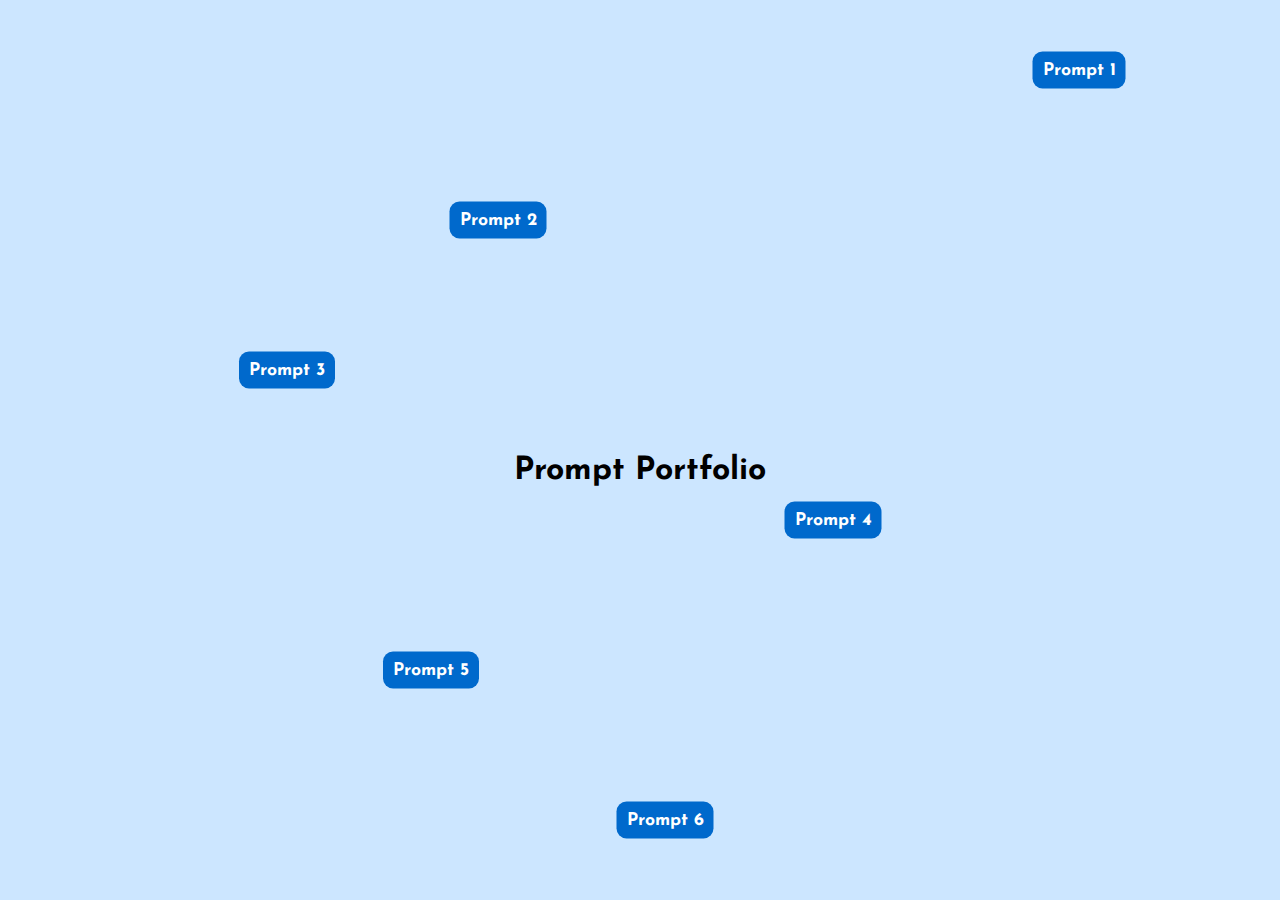
<file: portfolio-Winter/index.html>
<!DOCTYPE html>
<html lang="en" dir="ltr">
  <head>
    <meta charset="utf-8" />
    <title>Prompt Portfolio</title>

    <link rel="stylesheet" href="css/style.css" />

    <!-- Libraries -->
    <script
      src="https://code.jquery.com/jquery-3.6.0.min.js"
      integrity="sha256-/xUj+3OJU5yExlq6GSYGSHk7tPXikynS7ogEvDej/m4="
      crossorigin="anonymous"
    ></script>
  </head>
  <body>
    <h1>Prompt Portfolio</h1>
    <section id="buttons"></section>

    <script src="js/script.js"></script>
  </body>
</html>
</file>
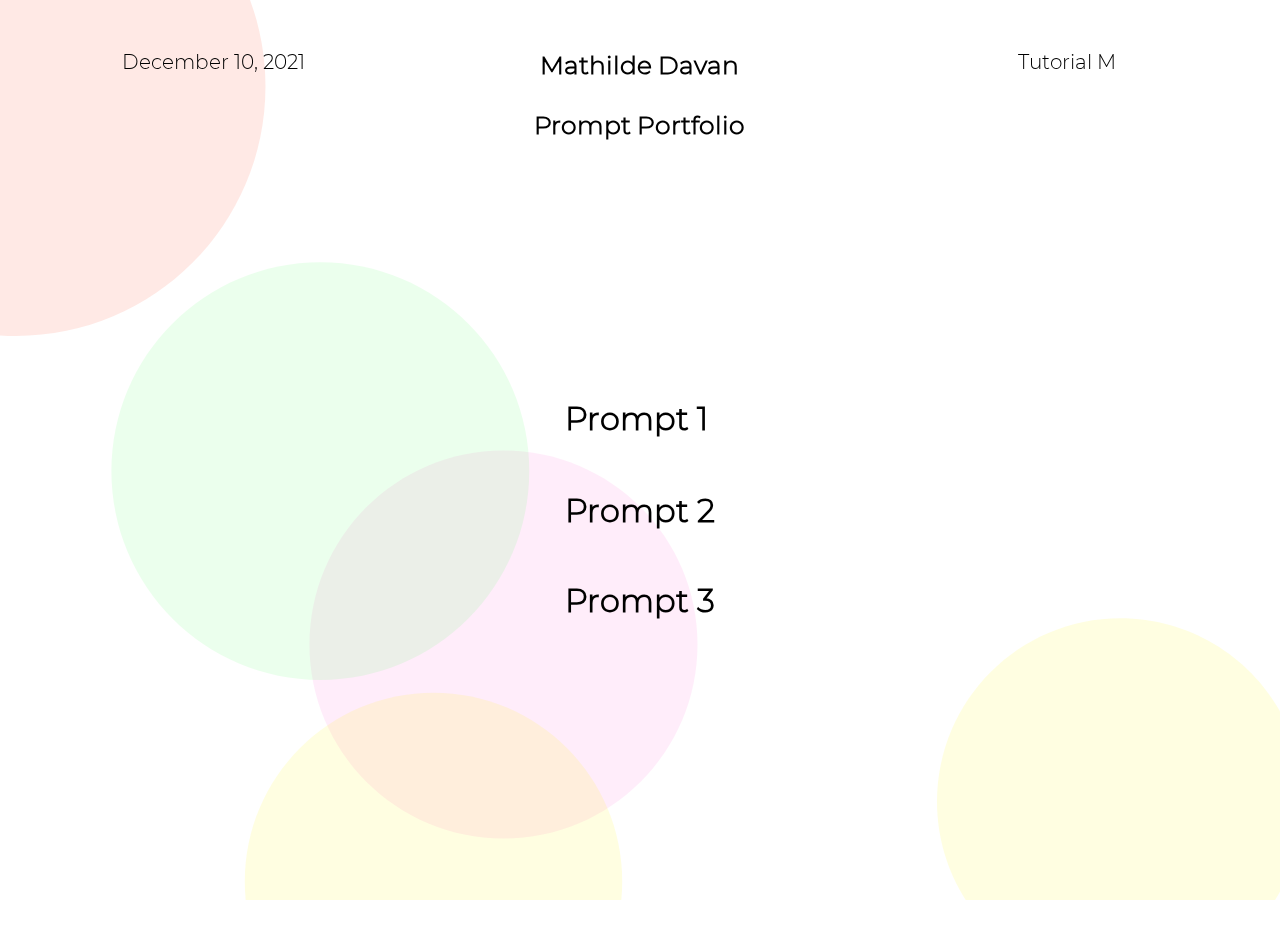
<file: prompt portfolio/index.html>
<!DOCTYPE html>
<html>
  <head>
    <meta charset="utf-8" />
    <meta
      name="viewport"
      width="device-width,"
      initial-scale="1.0,"
      maximum-scale="1.0,"
      user-scalable="0"
    />

    <title>Prompt Portfolio</title>

    <!-- CSS stylesheet(s) -->
    <link rel="stylesheet" type="text/css" href="css/style.css" />

    <!-- Library script(s) -->
    <script src="js/libraries/p5.min.js"></script>
    <script src="js/libraries/p5.sound.min.js"></script>

    <!-- My script(s) -->
    <script src="js/script.js"></script>
  </head>

  <body>
    <div id="myBackground"></div>

    <div id="row">
      <div class="presentation">December 10, 2021</div>
      <div class="presentation" id="important">
        <b
          >Mathilde Davan <br /><br />
          Prompt Portfolio</b
        >
      </div>
      <div class="presentation">Tutorial M</div>
    </div>

    <div id="prompts">
      <a href="prompt1.html">
        <h1 id="p1">Prompt 1</h1>
      </a>

      <a href="prompt2.html">
        <h1 id="p2">Prompt 2</h1>
      </a>

      <a href="prompt3.html">
        <h1 id="p3">Prompt 3</h1>
      </a>
    </div>
  </body>
</html>
</file>
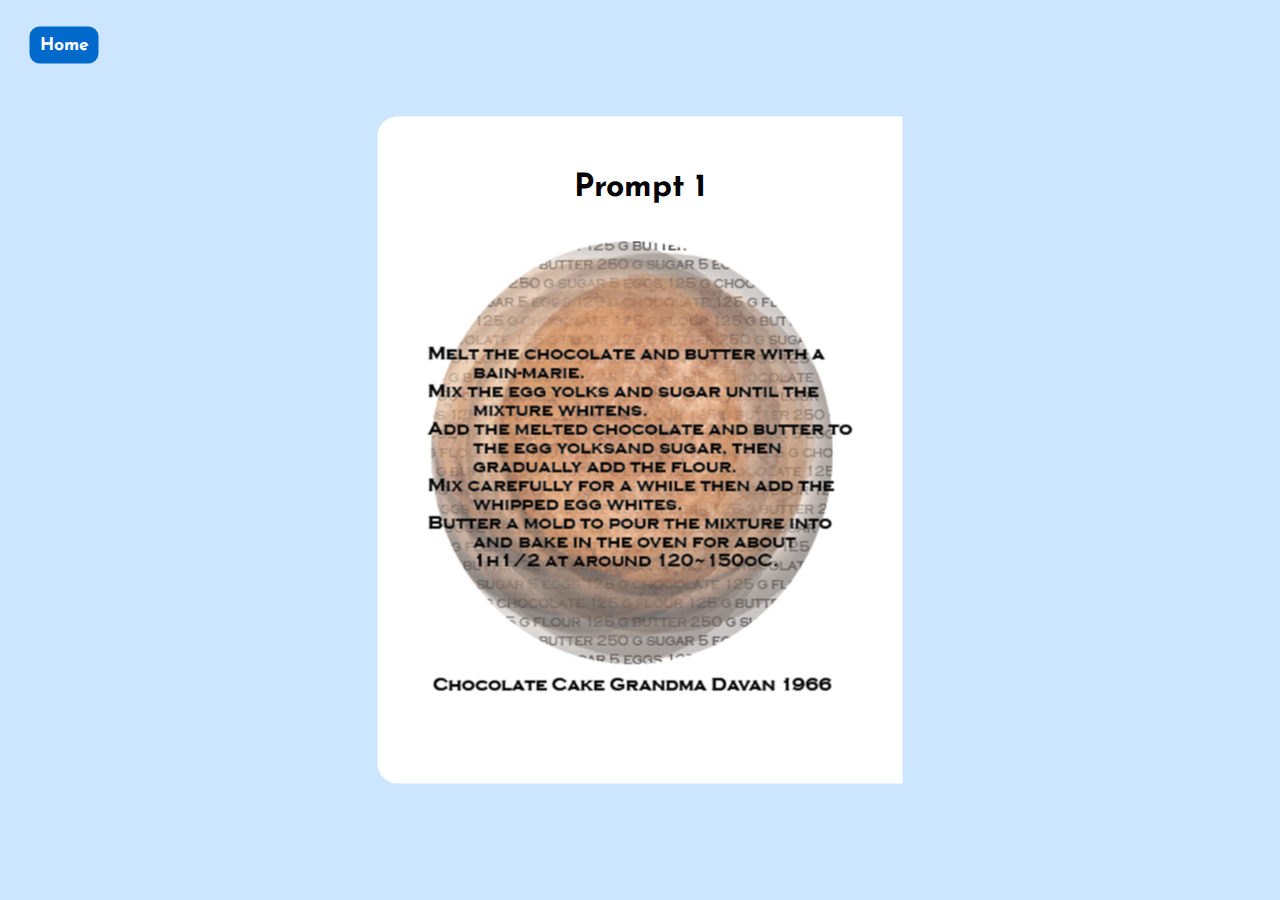
<file: portfolio-Winter/prompt1.html>
<!DOCTYPE html>
<html lang="en" dir="ltr">
  <head>
    <meta charset="utf-8" />
    <title>Prompt 1</title>

    <link rel="stylesheet" href="css/style.css" />

    <!-- Libraries -->
    <script
      src="https://code.jquery.com/jquery-3.6.0.min.js"
      integrity="sha256-/xUj+3OJU5yExlq6GSYGSHk7tPXikynS7ogEvDej/m4="
      crossorigin="anonymous"
    ></script>
  </head>
  <body>
    <section class="back-to-home"></section>

    <section class="prompt">
      <div class="prompt-box">
        <h1 class="content" id="title-of-prompt">Prompt 1</h1>
        <img
          class="content images"
          src="assets/images/prompt1.png"
          alt="cake recipe"
        />
      </div>
    </section>

    <script src="js/script.js"></script>
  </body>
</html>
</file>
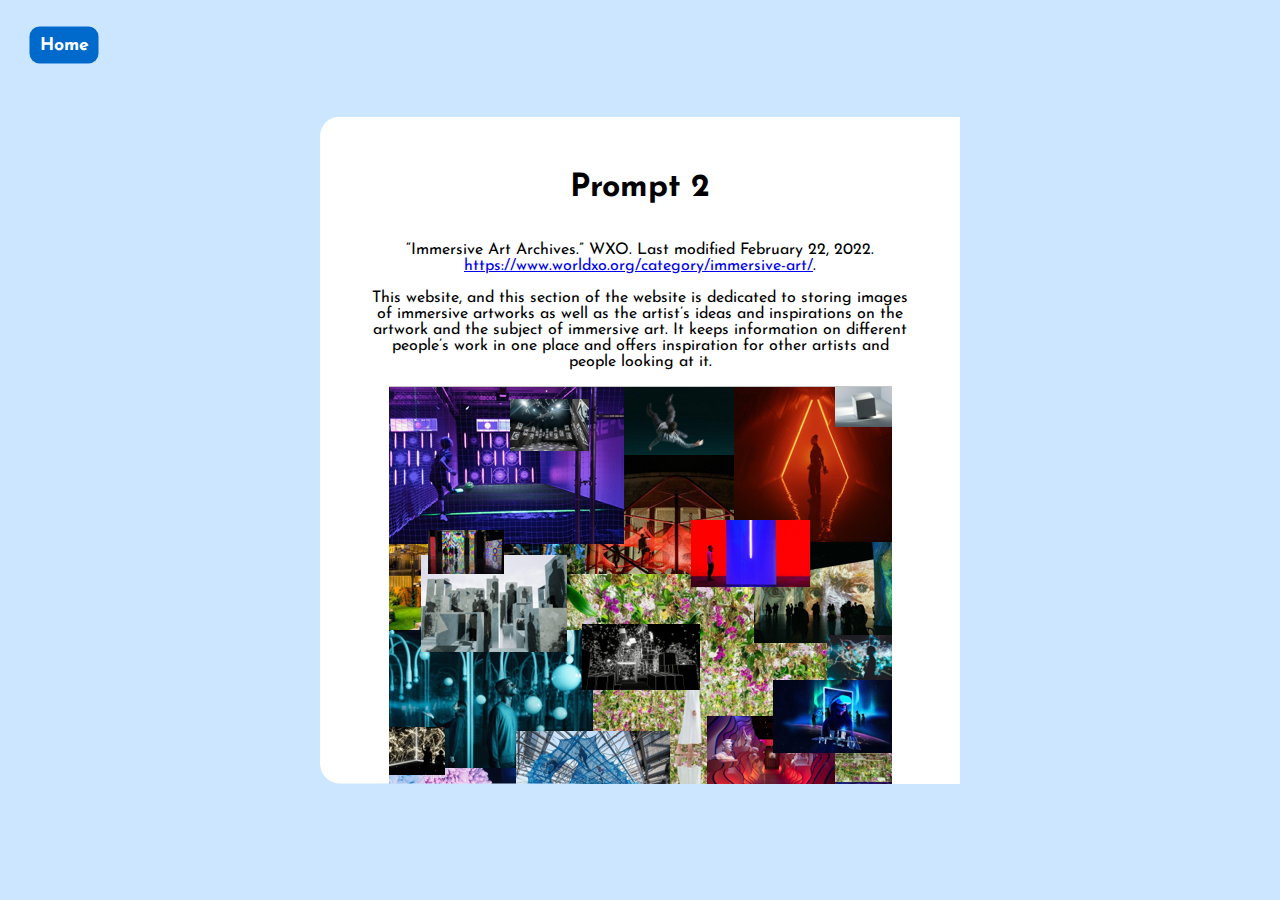
<file: portfolio-Winter/prompt2.html>
<!DOCTYPE html>
<html lang="en" dir="ltr">
  <head>
    <meta charset="utf-8" />
    <title>Prompt 2</title>

    <link rel="stylesheet" href="css/style.css" />

    <!-- Libraries -->
    <script
      src="https://code.jquery.com/jquery-3.6.0.min.js"
      integrity="sha256-/xUj+3OJU5yExlq6GSYGSHk7tPXikynS7ogEvDej/m4="
      crossorigin="anonymous"
    ></script>
  </head>
  <body>
    <section class="back-to-home"></section>

    <section class="prompt">
      <div class="prompt-box">
        <h1 class="content" id="title-of-prompt">Prompt 2</h1>
        <p class="content">
          “Immersive Art Archives.” WXO. Last modified February 22, 2022.
          <a href="https://www.worldxo.org/category/immersive-art/"
            >https://www.worldxo.org/category/immersive-art/</a
          >. <br /><br />This website, and this section of the website is
          dedicated to storing images of immersive artworks as well as the
          artist’s ideas and inspirations on the artwork and the subject of
          immersive art. It keeps information on different people’s work in one
          place and offers inspiration for other artists and people looking at
          it.
        </p>
        <img
          class="content images"
          src="assets/images/prompt2.png"
          alt="collage"
        />
      </div>
    </section>

    <script src="js/script.js"></script>
  </body>
</html>
</file>
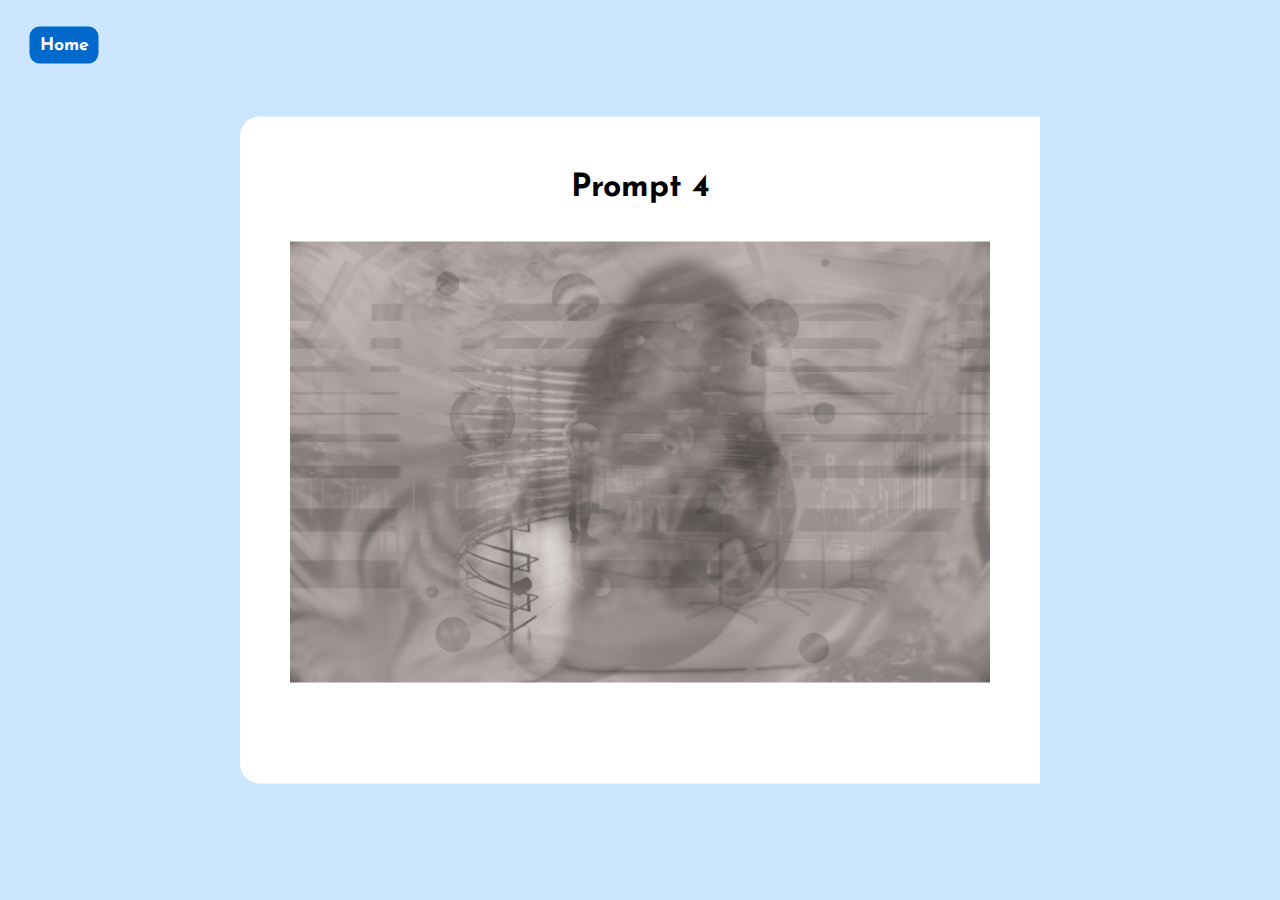
<file: portfolio-Winter/prompt4.html>
<!DOCTYPE html>
<html lang="en" dir="ltr">
  <head>
    <meta charset="utf-8" />
    <title>Prompt 4</title>

    <link rel="stylesheet" href="css/style.css" />

    <!-- Libraries -->
    <script
      src="https://code.jquery.com/jquery-3.6.0.min.js"
      integrity="sha256-/xUj+3OJU5yExlq6GSYGSHk7tPXikynS7ogEvDej/m4="
      crossorigin="anonymous"
    ></script>
  </head>
  <body>
    <section class="back-to-home"></section>

    <section class="prompt">
      <div class="prompt-box">
        <h1 class="content" id="title-of-prompt">Prompt 4</h1>
        <img
          class="content images"
          src="assets/images/prompt4.jpg"
          alt="collage of resources"
          width="700"
        />
      </div>
    </section>

    <script src="js/script.js"></script>
  </body>
</html>
</file>
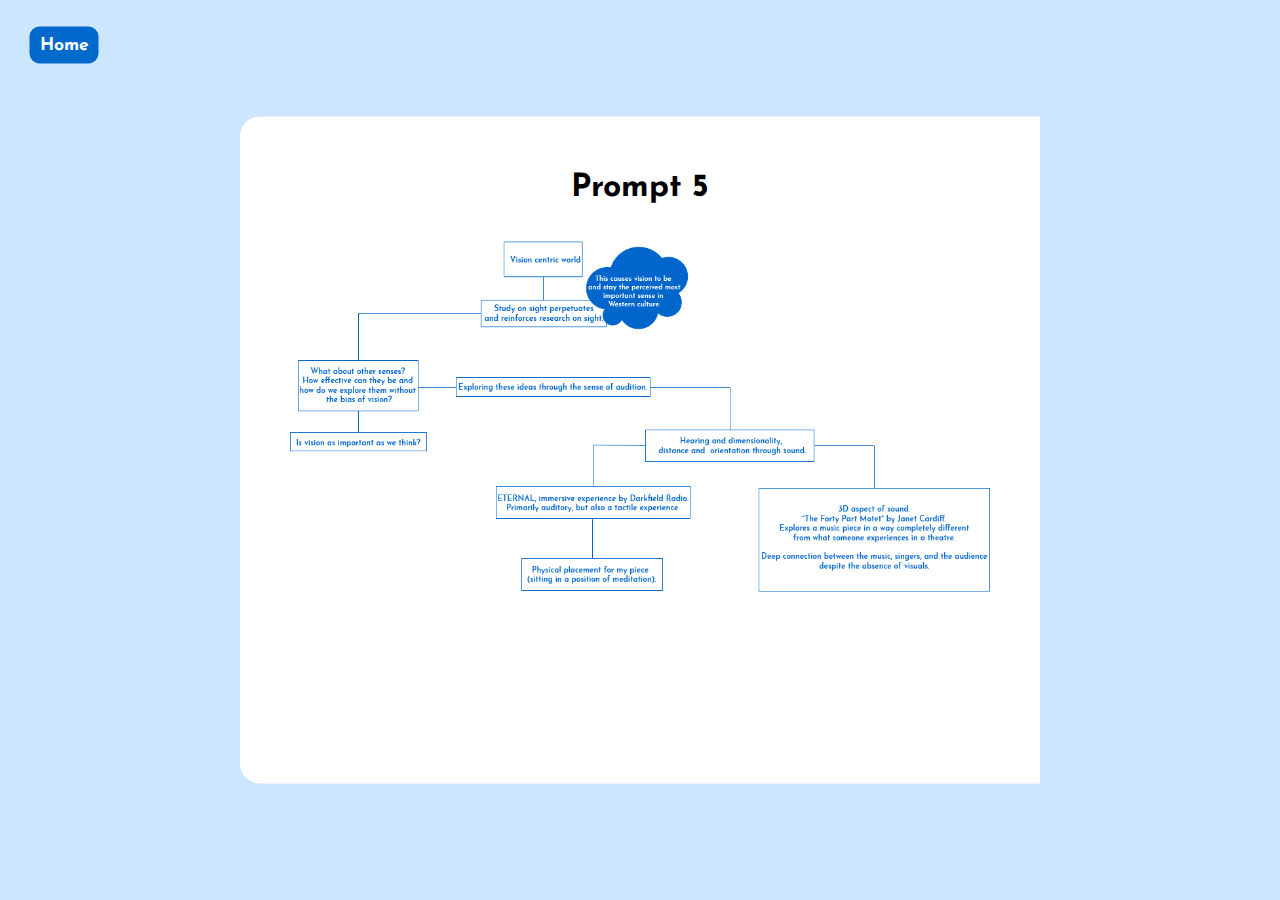
<file: portfolio-Winter/prompt5.html>
<!DOCTYPE html>
<html lang="en" dir="ltr">
  <head>
    <meta charset="utf-8" />
    <title>Prompt 5</title>

    <link rel="stylesheet" href="css/style.css" />

    <!-- Libraries -->
    <script
      src="https://code.jquery.com/jquery-3.6.0.min.js"
      integrity="sha256-/xUj+3OJU5yExlq6GSYGSHk7tPXikynS7ogEvDej/m4="
      crossorigin="anonymous"
    ></script>
  </head>
  <body>
    <section class="back-to-home"></section>

    <section class="prompt">
      <div class="prompt-box">
        <h1 class="content" id="title-of-prompt">Prompt 5</h1>
        <img
          class="content images"
          src="assets/images/prompt5.png"
          alt="map of essay"
          width="700"
        />
      </div>
    </section>

    <script src="js/script.js"></script>
  </body>
</html>
</file>
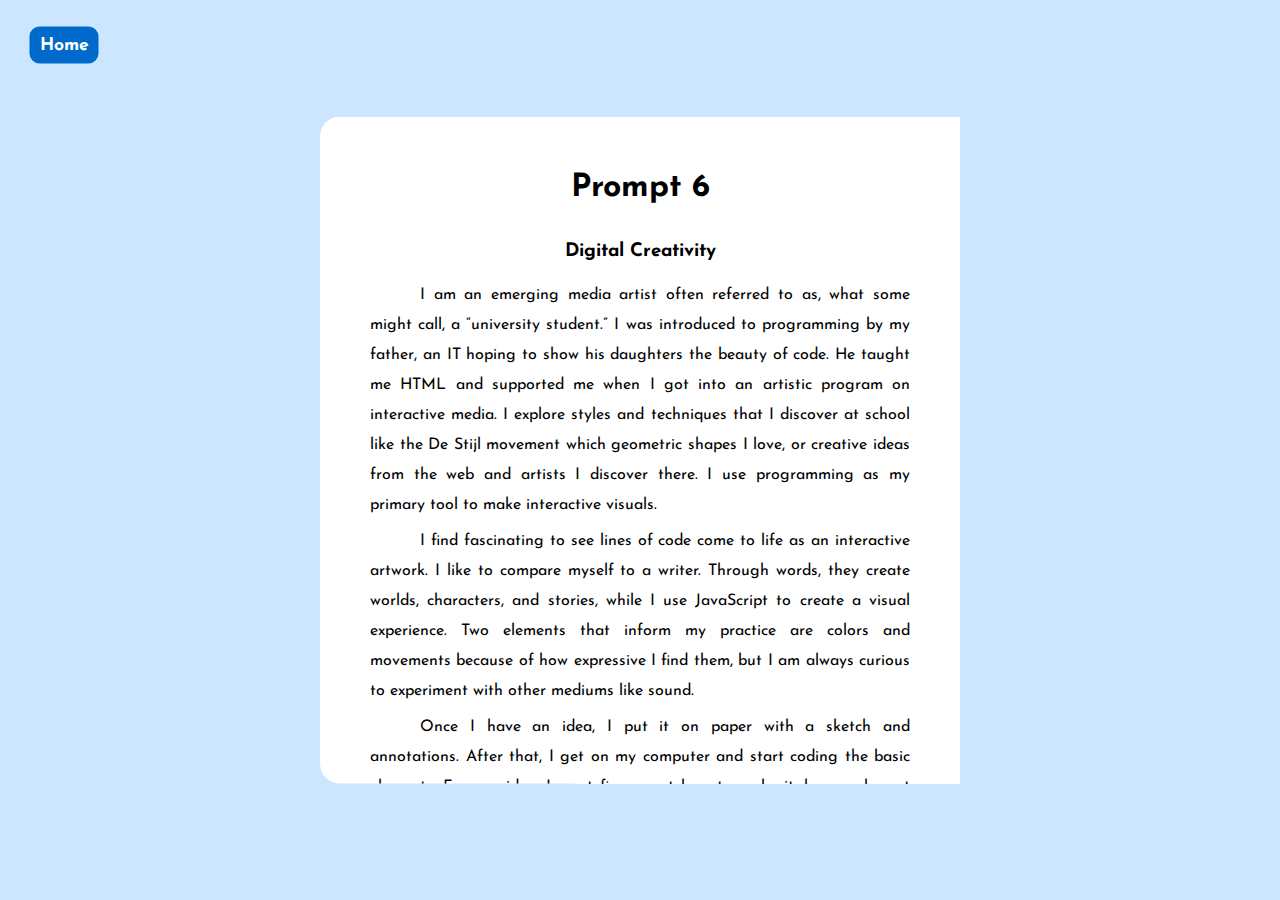
<file: portfolio-Winter/prompt6.html>
<!DOCTYPE html>
<html lang="en" dir="ltr">
  <head>
    <meta charset="utf-8" />
    <title>Prompt 6</title>

    <link rel="stylesheet" href="css/style.css" />

    <!-- Libraries -->
    <script
      src="https://code.jquery.com/jquery-3.6.0.min.js"
      integrity="sha256-/xUj+3OJU5yExlq6GSYGSHk7tPXikynS7ogEvDej/m4="
      crossorigin="anonymous"
    ></script>
  </head>
  <body>
    <section class="back-to-home"></section>

    <section class="prompt">
      <div class="prompt-box">
        <h1 class="content" id="title-of-prompt">Prompt 6</h1>
        <h3 class="content">Digital Creativity</h3>
        <p class="content long-text">
          I am an emerging media artist often referred to as, what some might
          call, a “university student.” I was introduced to programming by my
          father, an IT hoping to show his daughters the beauty of code. He
          taught me HTML and supported me when I got into an artistic program on
          interactive media. I explore styles and techniques that I discover at
          school like the De Stijl movement which geometric shapes I love, or
          creative ideas from the web and artists I discover there. I use
          programming as my primary tool to make interactive visuals.
        </p>
        <p class="content long-text">
          I find fascinating to see lines of code come to life as an interactive
          artwork. I like to compare myself to a writer. Through words, they
          create worlds, characters, and stories, while I use JavaScript to
          create a visual experience. Two elements that inform my practice are
          colors and movements because of how expressive I find them, but I am
          always curious to experiment with other mediums like sound.
        </p>
        <p class="content long-text">
          Once I have an idea, I put it on paper with a sketch and annotations.
          After that, I get on my computer and start coding the basic elements.
          For any idea, I must figure out how to make it, how each part works
          and interacts with the rest of the piece without getting errors or
          crashing the program. Then, I can have fun with the code and improve
          the design of the piece. I like to let spontaneity have a say in the
          development of a project, let a moment’s thought bring the artwork in
          some unexpected direction. My works are small archives of the journey
          I took and of the things I learned along the way.
        </p>
        <br /><br />
        <hr />
        <br />
        <h3 class="content">
          Computer Emotions (Practitioner Statement from September)
        </h3>
        <p class="content long-text">
          I am an emerging media artist often referred to as, what some might
          call, a “university student.” I was introduced to programming through
          my father, an IT hoping to show his daughters the beauty of code. He
          taught me HTML and supported me when I got into an artistic program on
          interactive media. I now explore styles and techniques that I discover
          at school like the De Stijl movement which geometric shapes I love, or
          creative ideas from the web, especially from Pinterest. I use
          programming as my primary tool to make interactive visuals. A reason I
          love computing is because I find fascinating to see lines of code come
          to life as an interactive artwork. I like to compare myself to a
          writer. Through words, they create worlds, characters, and stories,
          while I use JavaScript to create a visual experience. An idea can come
          at any moment and be triggered by anything: a passing thought, a
          discussion, my surroundings... Once I have an idea, I put it on paper
          with a sketch and annotations. After that, I get on my computer and
          start coding the basic elements. Once the technical aspect is
          finished, I can have fun with the code and finalize the visual of the
          piece. I will make changes as I go depending on the emotions I feel.
          Frustration might make me create something sharp and clean, excitement
          might make me add shapes… For me, my artworks are a journey and
          storage for my emotions and thoughts.
        </p>
      </div>
    </section>

    <script src="js/script.js"></script>
  </body>
</html>
</file>
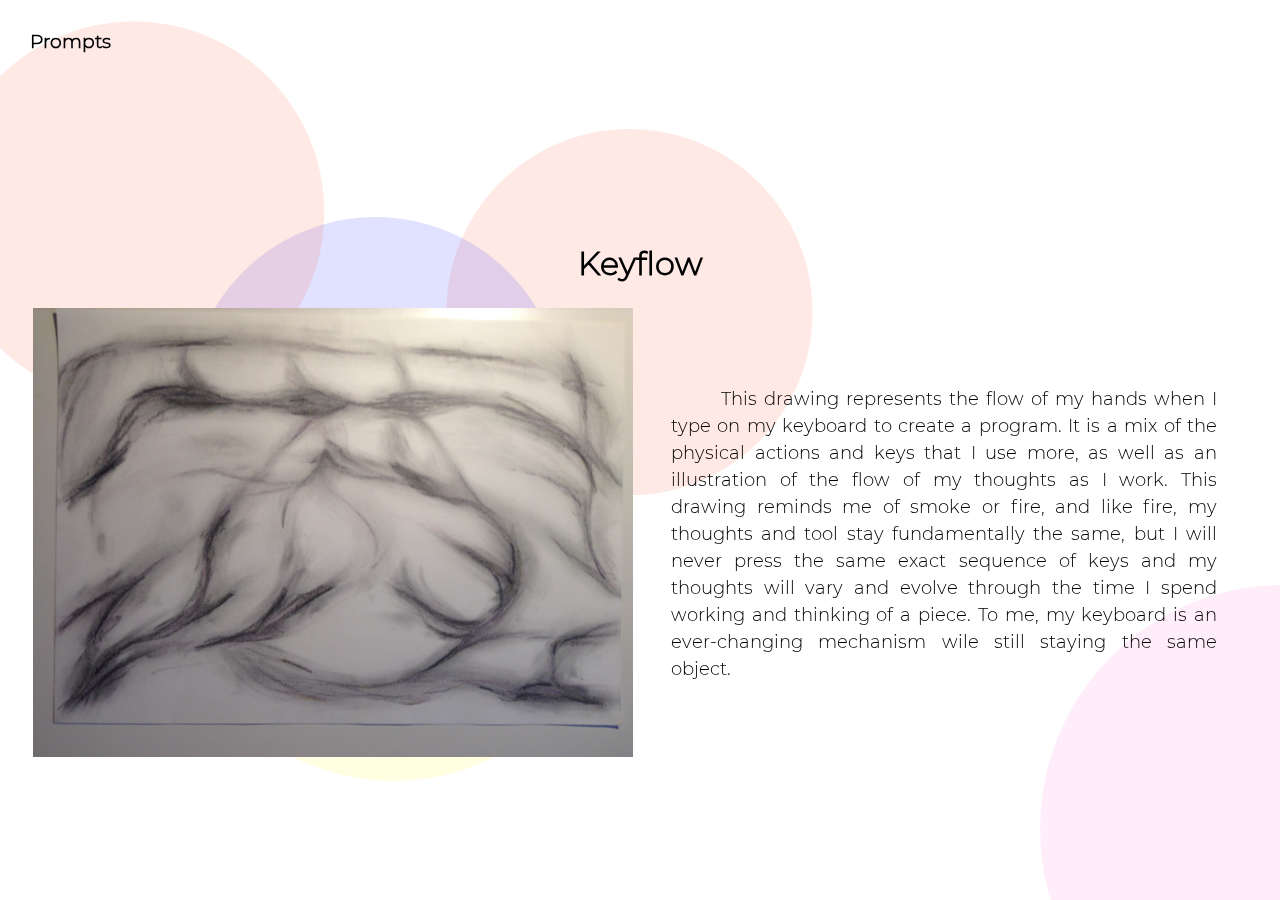
<file: prompt portfolio/prompt1.html>
<!DOCTYPE html>
<html>
  <head>
    <meta charset="utf-8" />
    <meta
      name="viewport"
      width="device-width,"
      initial-scale="1.0,"
      maximum-scale="1.0,"
      user-scalable="0"
    />

    <title>Prompt 1</title>

    <!-- CSS stylesheet(s) -->
    <link rel="stylesheet" type="text/css" href="css/style.css" />

    <!-- Library script(s) -->
    <script src="js/libraries/p5.min.js"></script>
    <script src="js/libraries/p5.sound.min.js"></script>

    <!-- My script(s) -->
    <script src="js/script.js"></script>
  </head>

  <body>
    <div id="myBackground"></div>

    <a href="index.html">
      <h3 id="p">Prompts</h3>
    </a>

    <div id="keyflow">
      <table>
        <tr>
          <th colspan="3">
            <h1>Keyflow</h1>
          </th>
        </tr>
        <tr>
          <td>
            <img src="assets/images/keyflow.png" alt="image not found"
            width="600px"
          </td>
          <td></td>
          <td>
            <p id="keytext">
              This drawing represents the flow of my hands when I type on my
              keyboard to create a program. It is a mix of the physical actions
              and keys that I use more, as well as an illustration of the flow
              of my thoughts as I work. This drawing reminds me of smoke or
              fire, and like fire, my thoughts and tool stay fundamentally the
              same, but I will never press the same exact sequence of keys and
              my thoughts will vary and evolve through the time I spend working
              and thinking of a piece. To me, my keyboard is an ever-changing
              mechanism wile still staying the same object.
            </p>
          </td>
        </tr>
      </table>
    </div>
  </body>
</html>
</file>
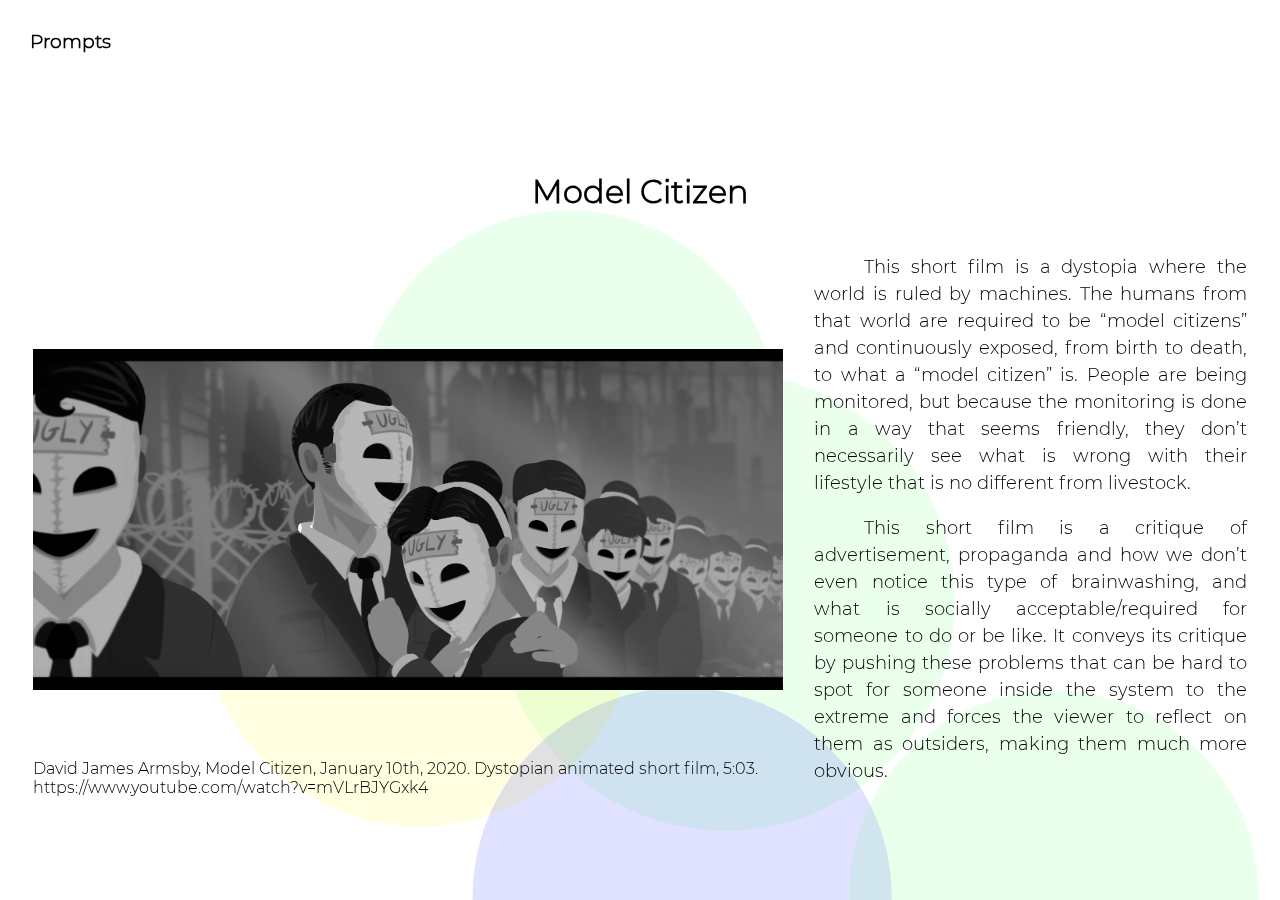
<file: prompt portfolio/prompt2.html>
<!DOCTYPE html>
<html>
  <head>
    <meta charset="utf-8" />
    <meta
      name="viewport"
      width="device-width,"
      initial-scale="1.0,"
      maximum-scale="1.0,"
      user-scalable="0"
    />

    <title>Prompt 2</title>

    <!-- CSS stylesheet(s) -->
    <link rel="stylesheet" type="text/css" href="css/style.css" />

    <!-- Library script(s) -->
    <script src="js/libraries/p5.min.js"></script>
    <script src="js/libraries/p5.sound.min.js"></script>

    <!-- My script(s) -->
    <script src="js/script.js"></script>
  </head>

  <body>
    <div id="myBackground"></div>

    <a href="index.html">
      <h3 id="p">Prompts</h3>
    </a>

    <div id="modelCitizen">
      <table>
        <tr>
          <th colspan="3">
            <h1>Model Citizen</h1>
          </th>
        </tr>
        <tr>
          <td>
            <br /><br /><br /><img src="assets/images/Model Citizen.png"
            width="750px"
          </td>
          <td rowspan="2">
            <p>
              This short film is a dystopia where the world is ruled by
              machines. The humans from that world are required to be “model
              citizens” and continuously exposed, from birth to death, to what a
              “model citizen” is. People are being monitored, but because the
              monitoring is done in a way that seems friendly, they don’t
              necessarily see what is wrong with their lifestyle that is no
              different from livestock.
            </p>
            <p>
              This short film is a critique of advertisement, propaganda and how
              we don’t even notice this type of brainwashing, and what is
              socially acceptable/required for someone to do or be like. It
              conveys its critique by pushing these problems that can be hard to
              spot for someone inside the system to the extreme and forces the
              viewer to reflect on them as outsiders, making them much more
              obvious.
            </p>
          </td>
        </tr>
        <tr>
          <td>
            David James Armsby, Model Citizen, January 10th, 2020. Dystopian
            animated short film, 5:03.
            <a
              id="video"
              href="https://www.youtube.com/watch?v=mVLrBJYGxk4"
              target="_blank"
              >https://www.youtube.com/watch?v=mVLrBJYGxk4</a
            >
          </td>
        </tr>
      </table>
    </div>
  </body>
</html>
</file>
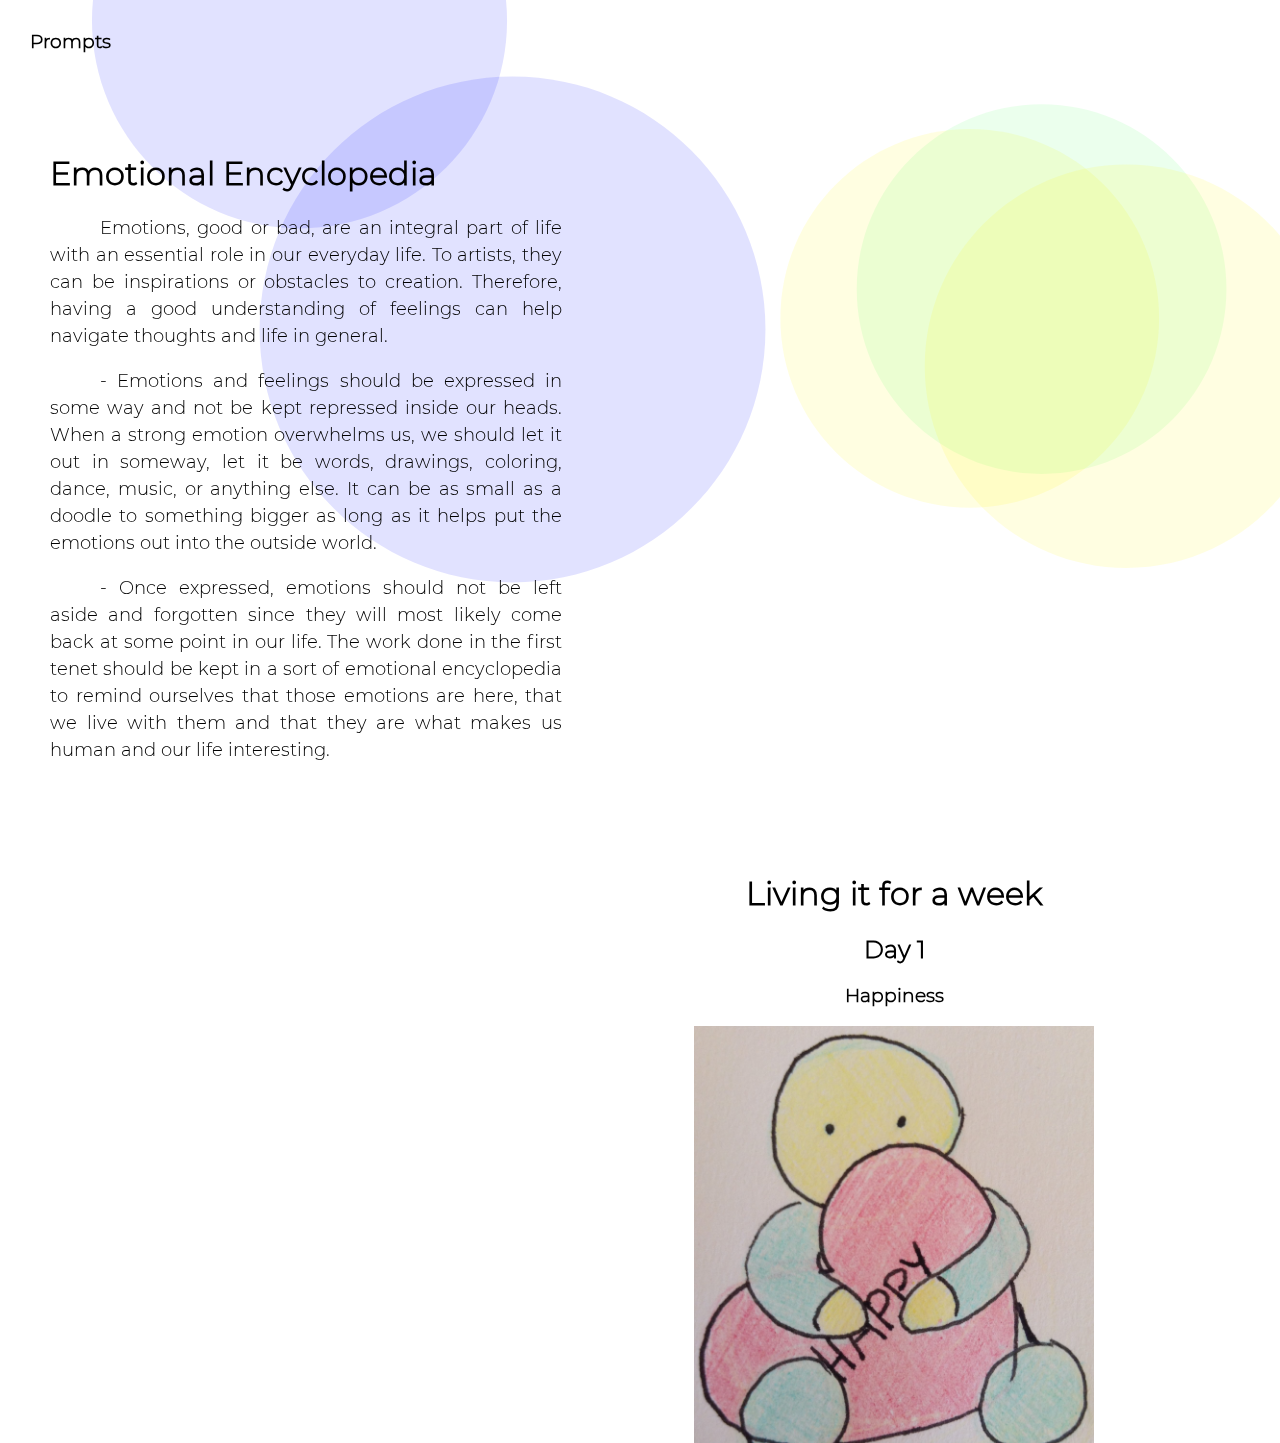
<file: prompt portfolio/prompt3.html>
<!DOCTYPE html>
<html>
  <head>
    <meta charset="utf-8" />
    <meta
      name="viewport"
      width="device-width,"
      initial-scale="1.0,"
      maximum-scale="1.0,"
      user-scalable="0"
    />

    <title>Prompt 3</title>

    <!-- CSS stylesheet(s) -->
    <link rel="stylesheet" type="text/css" href="css/style.css" />

    <!-- Library script(s) -->
    <script src="js/libraries/p5.min.js"></script>
    <script src="js/libraries/p5.sound.min.js"></script>

    <!-- My script(s) -->
    <script src="js/script.js"></script>
  </head>

  <body>
    <div id="myBackground"></div>

    <a href="index.html">
      <h3 id="p">Prompts</h3>
    </a>

    <div id="manifestoAndLog">
      <div id="manifesto">
        <h1>Emotional Encyclopedia</h1>
        <p>
          Emotions, good or bad, are an integral part of life with an essential
          role in our everyday life. To artists, they can be inspirations or
          obstacles to creation. Therefore, having a good understanding of
          feelings can help navigate thoughts and life in general.
        </p>
        <p>
          - Emotions and feelings should be expressed in some way and not be
          kept repressed inside our heads. When a strong emotion overwhelms us,
          we should let it out in someway, let it be words, drawings, coloring,
          dance, music, or anything else. It can be as small as a doodle to
          something bigger as long as it helps put the emotions out into the
          outside world.
        </p>
        <p>
          - Once expressed, emotions should not be left aside and forgotten
          since they will most likely come back at some point in our life. The
          work done in the first tenet should be kept in a sort of emotional
          encyclopedia to remind ourselves that those emotions are here, that we
          live with them and that they are what makes us human and our life
          interesting.
        </p>
      </div>

      <div id="log">
        <h1>Living it for a week</h1>
        <h2>Day 1</h2>
        <h3>Happiness</h3>
        <img
          src="assets/images/happiness.png"
          alt="image not found"
          width="400px"
        />
        <br /><br /><br />
        <hr />
        <h2>Day 2</h2>
        <h3>Pain</h3>
        <img src="assets/images/pain.png" alt="image not found" width="400px" />
        <br /><br /><br />
        <hr />
        <h2>Day 3</h2>
        <h3>Sadness</h3>
        <img
          src="assets/images/sadness.png"
          alt="image not found"
          width="400px"
        />
        <h3>Stress</h3>
        <p id="poem">
          Away and always forward, <br />
          The time runs quickly,<br />
          Sprinting far ahead of me.
        </p>
        <br />
        <hr />
        <h2>Day 4</h2>
        <h3>Excitement</h3>
        <img
          src="assets/images/excitement.png"
          alt="image not found"
          width="400px"
        />
        <br /><br /><br />
        <hr />
        <h2>Day 5</h2>
        <h3>Anger</h3>
        <img
          src="assets/images/anger.png"
          alt="image not found"
          width="400px"
        />
        <br />
        <br />
        <br />
        <hr />
        <h2>Day 6</h2>
        <h3>Sleepy</h3>
        <img
          src="assets/images/sleepy.png"
          alt="image not found"
          width="400px"
        />
        <br />
        <br />
        <br />
        <hr />
        <h2>Day 7</h2>
        <h3>Calm</h3>
        <img src="assets/images/calm.png" alt="image not found" width="400px" />
        <br /><br /><br />
        <hr />
        <h2>Summary</h2>
        <p>
          As a very emotional person, I feel like creating something using an
          emotion as a base, and forcing myself to do it helped me deal with
          them in my everyday life and developed my creativity. I think it was
          especially the case when I was angry or frustrated. Creating something
          made me calm down and thinking of it when I felt frustrated again made
          me feel more at ease because I had given it a physical/visual form. It
          no longer feels like some abstract power that makes me want to yell…
          For good emotions like happiness or excitement, it also made me happy
          when I created them and also when I think back on these images that
          are now associated to the emotion for me.
        </p>
      </div>
    </div>
  </body>
</html>
</file>
<file: portfolio-Winter/css/style.css>
/* https://fonts.google.com/specimen/Josefin+Sans */
@import url("https://fonts.googleapis.com/css2?family=Josefin+Sans&display=swap");

body {
  font-family: "Josefin Sans", sans-serif;
  background-color: #cce6ff;
}

/* scrollbar for safari, chrome and edge */
.prompt-box::-webkit-scrollbar {
  width: 8px;
}

.prompt-box::-webkit-scrollbar-track {
  background: none;
}

.prompt-box::-webkit-scrollbar-thumb {
  background-color: #0069cc;
  border-radius: 20px;
  border: 2px solid #ffffff;
}

h1 {
  position: absolute;
  top: 50%;
  left: 50%;
  transform: translate(-50%, -50%);
}

.prompts {
  font-family: "Josefin Sans", sans-serif;
  padding: 10px;
  border-style: none;
  border-radius: 10px;
  font-size: 1.1rem;
  font-weight: bold;

  background-color: #0069cc;
  color: #ffffff;
  text-decoration: none;
}

.prompts:hover {
  background-color: #ffffff;
  color: #0069cc;
}

.prompt-number {
  position: absolute;
  top: 3%;
  left: 50%;
  transform: translate(-50%, -50%);
}

.content {
  position: relative;
  top: 0px;
  text-align: center;
}

.long-text {
  text-align: justify;
  text-indent: 50px;
  line-height: 30px;
  margin-bottom: -10px;
}

.images {
  display: block;
  margin-left: auto;
  margin-right: auto;
  /* width: 50%; */
}

.caption {
  border: 1px solid #0069cc;
  margin-top: 5px;
  margin-bottom: 30px;
  margin-left: 10px;
  margin-right: 10px;
  padding-top: -5px;
  padding-bottom: -5px;
}

#title-of-prompt {
  z-index: 10000;
}

.prompt-box {
  position: absolute;
  top: 50%;
  left: 50%;
  transform: translate(-50%, -50%);

  background-color: #ffffff;
  padding: 50px;
  height: 63vh;
  border-radius: 20px 0px 0px 20px;

  overflow: auto;
  scrollbar-color: #0069cc #ffffff;
  scrollbar-width: thin;
}
</file>
<file: prompt portfolio/css/style.css>
body {
  padding: 0;
  margin: 0;
  display: grid;
  height: 100vh;
  overflow: hidden;
}

#myBackground {
  position: fixed;
  z-index: -100;
}

@font-face {
  font-family: Montserrat;
  src: url(../assets/font/Montserrat/Montserrat-Light.ttf);
}

div {
  font-family: Montserrat;
}

h2 {
  font-family: Montserrat;
}

a {
  font-family: Montserrat;
  color: #000000;
  text-decoration: none;
}

p {
  font-family: Montserrat;
  font-size: 18px;
  text-indent: 50px;
  text-align: justify;
  line-height: 1.5;
}

.presentation {
  float: left;
  width: 33.33%;
  text-align: center;
  padding-top: 50px;
  font-size: 20px;
}

#important {
  font-size: 25px;
}

#row::after {
  content: "";
  display: table;
  clear: both;
}

#prompts {
  padding: 0px;
  margin: -100px 0px 0px 0px;
  display: grid;
  justify-content: center;
  align-content: center;
  height: 100vh;
}

#p {
  margin: 30px;
}

#p:hover {
  color: #ff63d6;
}

#p1 {
  top: 25%;
  -ms-transform: translateY(-25%);
  transform: translateY(25%);
  margin-left: auto;
  margin-right: auto;
}

#p1:hover {
  color: #000cff;
}

#p2 {
  top: 50%;
  -ms-transform: translateY(-50%);
  transform: translateY(50%);
  margin-left: auto;
  margin-right: auto;
}

#p2:hover {
  color: #58ff63;
}

#p3 {
  top: 75%;
  -ms-transform: translateY(-75%);
  transform: translateY(75%);
  margin-left: auto;
  margin-right: auto;
}

#p3:hover {
  color: #ff481e;
}

#keyflow {
  padding: 30px;
}

#keytext {
  margin-left: 30px;
  margin-right: 30px;
}

#modelCitizen {
  padding: 0px 30px 30px 30px;
}

#video:hover {
  color: #ff63d6;
}

#manifesto {
  margin: 20px;
  padding: 30px;
  width: 40%;
  height: 40em;
  float: left;
  overflow: auto;
}

#log {
  /* border-radius: 10px; */
  float: right;
  margin-right: 100px;
  padding: 30px;
  width: 40%;
  height: 35em;
  overflow: auto;
  text-align: center;
}

#manifestoAndLog {
  content: "";
  display: table;
  clear: both;
}

#poem {
  text-indent: 0px;
  text-align: center;
}
</file>
